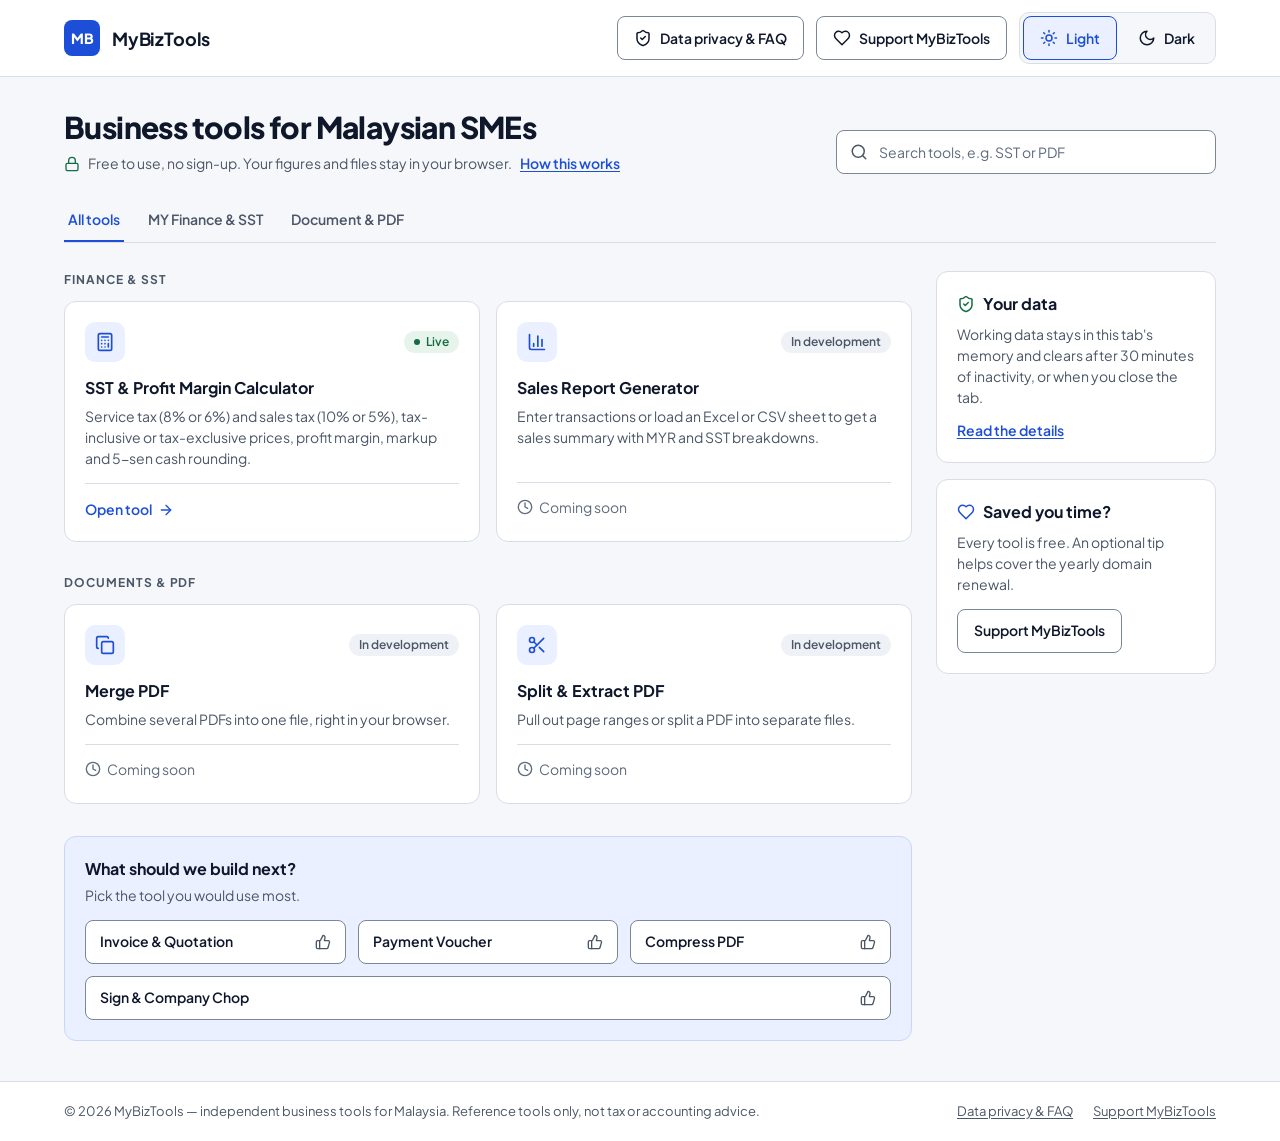
<file: index.html>
<!DOCTYPE html>
<html lang="en">
<head>
  <meta charset="UTF-8" />
  <meta name="viewport" content="width=device-width, initial-scale=1" />
  <title>MyBizTools | Free Malaysian Business Tools</title>
  <meta name="description" content="Free Malaysia-focused business tools: SST and profit margin calculator with 5-sen cash rounding. More SME and PDF tools in development. Everything runs in your browser." />
  <meta name="theme-color" content="#FFFFFF" media="(prefers-color-scheme: light)" />
  <meta name="theme-color" content="#151B23" media="(prefers-color-scheme: dark)" />
  <link rel="canonical" href="https://mybiztools.chrisquek.my/" />
  <meta property="og:type" content="website" />
  <meta property="og:url" content="https://mybiztools.chrisquek.my/" />
  <meta property="og:title" content="MyBizTools | Free Malaysian Business Tools" />
  <meta property="og:description" content="Free SST and profit margin calculator with 5-sen cash rounding. Runs in your browser." />
  <link rel="icon" href="data:image/svg+xml,%3Csvg xmlns='http://www.w3.org/2000/svg' viewBox='0 0 32 32'%3E%3Crect width='32' height='32' rx='7' fill='%231D4ED8'/%3E%3Ctext x='16' y='21.5' font-family='Arial' font-size='14' font-weight='800' fill='white' text-anchor='middle'%3EMB%3C/text%3E%3C/svg%3E" />
  <script src="theme-init.js"></script>
  <link rel="preload" href="plus-jakarta-sans-latin-400-normal.woff2" as="font" type="font/woff2" crossorigin />
  <link rel="preload" href="plus-jakarta-sans-latin-700-normal.woff2" as="font" type="font/woff2" crossorigin />
  <link rel="stylesheet" href="styles.css" />
</head>
<body>

  <a href="#main" class="skip-link">Skip to main content</a>

  <header class="site-header">
    <div class="wrap header-inner">
      <a href="./" data-action="go-home" class="brand" aria-label="MyBizTools home">
        <span class="brand-mark" aria-hidden="true">MB</span>
        <span class="brand-name">MyBizTools</span>
      </a>
      <div class="header-actions">
        <button type="button" class="btn" data-action="open-modal" data-modal="securityModal" aria-label="Data privacy and FAQ">
          <i data-icon="shield-check"></i><span class="btn-label">Data privacy &amp; FAQ</span>
        </button>
        <button type="button" class="btn" data-action="open-modal" data-modal="kopiModal" aria-label="Support MyBizTools">
          <i data-icon="heart"></i><span class="btn-label">Support MyBizTools</span>
        </button>
        <div class="theme-toggle" role="group" aria-label="Colour theme">
          <button type="button" data-action="set-theme" data-theme-value="light" aria-pressed="true" aria-label="Light theme">
            <i data-icon="sun"></i><span class="btn-label">Light</span>
          </button>
          <button type="button" data-action="set-theme" data-theme-value="dark" aria-pressed="false" aria-label="Dark theme">
            <i data-icon="moon"></i><span class="btn-label">Dark</span>
          </button>
        </div>
      </div>
    </div>
  </header>

  <main id="main">
    <noscript>
      <div class="wrap"><p class="panel panel-text">These tools need JavaScript to run in your browser. Please turn on JavaScript and reload the page.</p></div>
    </noscript>

    <!-- ===================== HOME VIEW ===================== -->
    <div id="homeView">
      <div class="wrap intro">
        <div class="intro-row">
          <div class="intro-text">
            <h1 class="page-title">Business tools for Malaysian SMEs</h1>
            <p class="lede">
              <i data-icon="lock" data-size="16"></i>
              <span>Free to use, no sign-up. Your figures and files stay in your browser.</span>
              <button type="button" class="link-btn" data-action="open-modal" data-modal="securityModal">How this works</button>
            </p>
          </div>
          <div class="search">
            <label for="toolSearch" class="sr-only">Search tools</label>
            <i data-icon="search"></i>
            <input id="toolSearch" type="search" autocomplete="off" placeholder="Search tools, e.g. SST or PDF" />
          </div>
        </div>

        <div class="tabs" role="group" aria-label="Filter by category">
          <button type="button" class="tab" data-action="set-category" data-cat="all" aria-pressed="true">All tools</button>
          <button type="button" class="tab" data-action="set-category" data-cat="finance" aria-pressed="false">MY Finance &amp; SST</button>
          <button type="button" class="tab" data-action="set-category" data-cat="pdf" aria-pressed="false">Document &amp; PDF</button>
        </div>
      </div>

      <!-- AD SLOT (leaderboard): add the AdSense snippet here only AFTER approval,
           and only after the Content-Security-Policy in _headers is updated. -->

      <div class="wrap layout">
        <div class="main-col">

          <p id="noResults" class="panel empty-note" hidden>No tools match your search. Try a different word, or choose "All tools".</p>

          <section class="suite-section" data-suite="finance" aria-labelledby="suiteA">
            <h2 id="suiteA" class="section-label">Finance &amp; SST</h2>
            <div class="card-grid">
              <article class="card tool-card" data-cat="finance"
                data-name="sst tax profit margin calculator malaysia service tax sales tax 5 sen rounding markup">
                <div class="card-top">
                  <span class="icon-tile" aria-hidden="true"><i data-icon="calculator" data-size="20"></i></span>
                  <span class="chip chip-live"><span class="chip-dot" aria-hidden="true"></span>Live</span>
                </div>
                <div>
                  <h3>SST &amp; Profit Margin Calculator</h3>
                  <p>Service tax (8% or 6%) and sales tax (10% or 5%), tax-inclusive or tax-exclusive prices, profit margin, markup and 5-sen cash rounding.</p>
                </div>
                <div class="card-foot">
                  <a href="#sst-calculator" class="link-strong">Open tool <i data-icon="arrow-right" data-size="16"></i></a>
                </div>
              </article>

              <article class="card tool-card" data-cat="finance"
                data-name="sales report generator excel csv sst myr summary">
                <div class="card-top">
                  <span class="icon-tile" aria-hidden="true"><i data-icon="chart" data-size="20"></i></span>
                  <span class="chip">In development</span>
                </div>
                <div>
                  <h3>Sales Report Generator</h3>
                  <p>Enter transactions or load an Excel or CSV sheet to get a sales summary with MYR and SST breakdowns.</p>
                </div>
                <div class="card-foot"><span class="soon"><i data-icon="clock" data-size="16"></i> Coming soon</span></div>
              </article>
            </div>
          </section>

          <section class="suite-section" data-suite="pdf" aria-labelledby="suiteB">
            <h2 id="suiteB" class="section-label">Documents &amp; PDF</h2>
            <div class="card-grid">
              <article class="card tool-card" data-cat="pdf" data-name="merge pdf combine join documents">
                <div class="card-top">
                  <span class="icon-tile" aria-hidden="true"><i data-icon="files" data-size="20"></i></span>
                  <span class="chip">In development</span>
                </div>
                <div>
                  <h3>Merge PDF</h3>
                  <p>Combine several PDFs into one file, right in your browser.</p>
                </div>
                <div class="card-foot"><span class="soon"><i data-icon="clock" data-size="16"></i> Coming soon</span></div>
              </article>

              <article class="card tool-card" data-cat="pdf" data-name="split extract pdf pages separate">
                <div class="card-top">
                  <span class="icon-tile" aria-hidden="true"><i data-icon="scissors" data-size="20"></i></span>
                  <span class="chip">In development</span>
                </div>
                <div>
                  <h3>Split &amp; Extract PDF</h3>
                  <p>Pull out page ranges or split a PDF into separate files.</p>
                </div>
                <div class="card-foot"><span class="soon"><i data-icon="clock" data-size="16"></i> Coming soon</span></div>
              </article>
            </div>
          </section>

          <section class="panel panel-tint" aria-labelledby="voteTitle">
            <h2 id="voteTitle" class="panel-title">What should we build next?</h2>
            <p class="vote-sub">Pick the tool you would use most.</p>
            <div class="vote-grid">
              <button type="button" class="vote-btn" data-action="vote" data-tool-name="Invoice &amp; Quotation"><span>Invoice &amp; Quotation</span><i data-icon="thumbs-up" data-size="16"></i></button>
              <button type="button" class="vote-btn" data-action="vote" data-tool-name="Payment Voucher"><span>Payment Voucher</span><i data-icon="thumbs-up" data-size="16"></i></button>
              <button type="button" class="vote-btn" data-action="vote" data-tool-name="Compress PDF"><span>Compress PDF</span><i data-icon="thumbs-up" data-size="16"></i></button>
              <button type="button" class="vote-btn" data-action="vote" data-tool-name="Sign &amp; Company Chop"><span>Sign &amp; Company Chop</span><i data-icon="thumbs-up" data-size="16"></i></button>
            </div>
            <p id="voteFeedback" class="vote-status" role="status" aria-live="polite"></p>
          </section>
        </div>

        <aside class="aside" aria-label="Support and information">
          <!-- AD SLOT (rectangle 300x250): add the AdSense snippet here only AFTER approval. -->
          <div class="panel">
            <h2 class="panel-title"><i data-icon="shield-check" class="icon-ok"></i>Your data</h2>
            <p class="panel-text">Working data stays in this tab's memory and clears after 30 minutes of inactivity, or when you close the tab.</p>
            <button type="button" class="link-btn" data-action="open-modal" data-modal="securityModal">Read the details</button>
          </div>
          <div class="panel">
            <h2 class="panel-title"><i data-icon="heart" class="icon-accent"></i>Saved you time?</h2>
            <p class="panel-text">Every tool is free. An optional tip helps cover the yearly domain renewal.</p>
            <button type="button" class="btn" data-action="open-modal" data-modal="kopiModal">Support MyBizTools</button>
          </div>
        </aside>
      </div>
    </div>

    <!-- ===================== TOOL VIEW ===================== -->
    <div id="toolView" hidden>
      <div class="wrap tool-head">
        <nav class="crumbs" aria-label="Breadcrumb">
          <a href="./" data-action="go-home" class="link-strong"><i data-icon="arrow-left" data-size="16"></i> All tools</a>
          <span class="sep" aria-hidden="true">/</span>
          <span class="here" id="crumbHere">Tool</span>
        </nav>
        <h1 id="activeToolTitle" class="page-title" tabindex="-1">Tool</h1>
        <p id="activeToolDesc" class="tool-desc"></p>
      </div>

      <div id="toolModuleContainer"></div>

      <div class="wrap">
        <p class="tool-note">Reference tool only, not tax or accounting advice. Confirm rates with the Royal Malaysian Customs Department (MySST).
          <button type="button" class="link-btn" data-action="open-modal" data-modal="securityModal">Data privacy and clearing memory</button></p>
      </div>
    </div>
  </main>

  <footer class="site-footer">
    <div class="wrap footer-inner">
      <span>&copy; 2026 MyBizTools — independent business tools for Malaysia. Reference tools only, not tax or accounting advice.</span>
      <span class="footer-links">
        <button type="button" class="link-btn" data-action="open-modal" data-modal="securityModal">Data privacy &amp; FAQ</button>
        <button type="button" class="link-btn" data-action="open-modal" data-modal="kopiModal">Support MyBizTools</button>
      </span>
    </div>
  </footer>

  <!-- ===================== MODAL: PRIVACY & FAQ ===================== -->
  <div id="securityModal" class="modal" role="dialog" aria-modal="true" aria-labelledby="securityTitle" data-modal-root hidden>
    <div class="modal-box">
      <div class="modal-head">
        <h2 id="securityTitle"><i data-icon="shield-check"></i>Data privacy &amp; FAQ</h2>
        <button type="button" class="icon-btn" data-action="close-modal" aria-label="Close"><i data-icon="x" data-size="20"></i></button>
      </div>
      <div class="modal-body">
        <div>
          <h3>Where do my figures and files go?</h3>
          <p>Our tools process them inside your browser. They are not uploaded to our servers, and we do not keep copies.</p>
        </div>
        <div>
          <h3>How long is working data kept?</h3>
          <p>Only in this tab's memory, so you can adjust settings without retyping. It clears when you press "Clear memory", after 30 minutes of inactivity, or when you close or leave the tab.</p>
        </div>
        <div>
          <h3>Does the site save anything on my device?</h3>
          <p>Only your Light or Dark choice, if you pick one, so the page looks the same next time. No figures, files or personal details are saved.</p>
        </div>
        <div>
          <h3>Can I check this myself?</h3>
          <p>Yes. Open your browser's developer tools, go to the Network tab, use a tool, and confirm that no request carries your data. Ads, once enabled, are loaded by Google and will be covered by the Privacy Policy.</p>
        </div>
        <div class="log-box">
          <div class="log-head">
            <strong>Session activity log</strong>
            <span class="log-actions">
              <button type="button" class="link-btn" data-action="purge">Clear memory</button>
              <button type="button" class="link-btn" data-action="download-receipt">Download session receipt (.txt)</button>
            </span>
          </div>
          <pre id="sessionAuditLog" class="log" aria-live="polite"></pre>
          <p class="log-note">The receipt is generated by this page from its own log. It is a convenience record, not an independent audit.</p>
        </div>
      </div>
      <div class="modal-foot">
        <button type="button" class="btn" data-action="close-modal">Close</button>
      </div>
    </div>
  </div>

  <!-- ===================== MODAL: SUPPORT (TIP JAR) ===================== -->
  <div id="kopiModal" class="modal" role="dialog" aria-modal="true" aria-labelledby="kopiTitle" data-modal-root hidden>
    <div class="modal-box narrow">
      <div class="modal-head">
        <h2 id="kopiTitle"><i data-icon="heart"></i>Support MyBizTools</h2>
        <button type="button" class="icon-btn" data-action="close-modal" aria-label="Close"><i data-icon="x" data-size="20"></i></button>
      </div>
      <div class="modal-body">
        <p>MyBizTools is built and maintained independently in Malaysia, and every tool is free. If a tool saved you time, an optional tip helps cover the yearly domain renewal. Tips are a thank-you for tools you have already used, not a purchase.</p>
        <div class="tip-grid" role="group" aria-label="Tip amount">
          <button type="button" class="tip-option" id="kopi-10" data-action="kopi-amount" data-amount="10" aria-pressed="true"><span class="tip-amount">RM 10</span></button>
          <button type="button" class="tip-option" id="kopi-20" data-action="kopi-amount" data-amount="20" aria-pressed="false"><span class="tip-amount">RM 20</span></button>
          <button type="button" class="tip-option" id="kopi-50" data-action="kopi-amount" data-amount="50" aria-pressed="false"><span class="tip-amount">RM 50</span></button>
        </div>
        <button type="button" id="kopiSubmitBtn" class="btn btn-primary" data-action="kopi-checkout">Continue to secure checkout</button>
        <p id="kopiNote" class="tip-note" role="status"></p>
        <p class="tip-small">Optional. Payment handled by Stripe.</p>
      </div>
    </div>
  </div>

  <!-- ===================== TOOL TEMPLATE: SST CALCULATOR ===================== -->
  <template id="tpl-sst-calculator">
    <div class="wrap tool-layout">
      <section class="form-card" aria-label="Inputs">
        <div>
          <label for="sst-rate" class="field-label">Tax type and rate</label>
          <select id="sst-rate" class="select">
            <option value="800">Service tax 8% (most taxable services)</option>
            <option value="600">Service tax 6% (F&amp;B, telecoms, parking, logistics)</option>
            <option value="1000">Sales tax 10% (most taxable goods)</option>
            <option value="500">Sales tax 5% (selected goods)</option>
            <option value="0">No SST (not registered or exempt)</option>
          </select>
          <p class="hint">Rates as at October 2026. Which rate applies depends on your goods or service category.</p>
        </div>

        <fieldset class="plain">
          <legend>The price you enter is</legend>
          <div class="radio-row">
            <label><input type="radio" name="sst-mode" value="excl" checked /> Before tax</label>
            <label><input type="radio" name="sst-mode" value="incl" /> Including tax</label>
          </div>
        </fieldset>

        <div>
          <label for="sst-amount" class="field-label">Price (RM)</label>
          <input id="sst-amount" class="input" type="text" inputmode="decimal" autocomplete="off" placeholder="e.g. 1,250.00" />
        </div>

        <div>
          <label for="sst-cost" class="field-label">Your cost (RM) <span class="opt">— optional, for margin</span></label>
          <input id="sst-cost" class="input" type="text" inputmode="decimal" autocomplete="off" placeholder="e.g. 800.00" />
        </div>

        <label class="check">
          <input id="sst-round" type="checkbox" />
          <span>Cash payment: round the total to the nearest 5 sen
            <span class="hint">Applies to the final total only, and only to cash payments.</span></span>
        </label>

        <p id="sst-error" class="error" role="alert" hidden></p>
      </section>

      <section class="result-col" aria-label="Result">
        <div class="result-card">
          <h2 class="section-label">Tax result</h2>
          <dl class="rows">
            <div class="row"><dt>Price before tax</dt><dd id="out-net">—</dd></div>
            <div class="row"><dt>Tax (<span id="out-rate">8%</span>)</dt><dd id="out-tax">—</dd></div>
            <div class="row rule"><dt>Total including tax</dt><dd id="out-gross">—</dd></div>
            <div class="row" id="row-rounding" hidden><dt>5-sen rounding</dt><dd id="out-adj">—</dd></div>
            <div class="row rule payable" id="row-payable" hidden><dt>Cash amount payable</dt><dd id="out-payable">—</dd></div>
          </dl>
        </div>
        <div class="result-card" id="margin-block" hidden>
          <h2 class="section-label">Profit, before tax</h2>
          <dl class="rows">
            <div class="row"><dt>Gross profit</dt><dd id="out-profit">—</dd></div>
            <div class="row"><dt>Margin (of selling price)</dt><dd id="out-margin">—</dd></div>
            <div class="row"><dt>Markup (on cost)</dt><dd id="out-markup">—</dd></div>
          </dl>
        </div>
      </section>
    </div>
  </template>

  <script src="icons.js"></script>
  <script src="app.js"></script>
</body>
</html>
</file>
<file: styles.css>
/* MyBizTools: styles.css ("Quiet Ledger" theme)
 * Plain CSS, no build step. Colours are tokens on :root.
 * Light is the default; dark follows the device setting unless a choice
 * is saved (html[data-theme="light"|"dark"], set by theme-init.js). */

/* ---------- Fonts (self-hosted) ---------- */
@font-face { font-family: 'Plus Jakarta Sans'; font-style: normal; font-weight: 400; font-display: swap; src: url(plus-jakarta-sans-latin-400-normal.woff2) format('woff2'); }
@font-face { font-family: 'Plus Jakarta Sans'; font-style: normal; font-weight: 500; font-display: swap; src: url(plus-jakarta-sans-latin-500-normal.woff2) format('woff2'); }
@font-face { font-family: 'Plus Jakarta Sans'; font-style: normal; font-weight: 600; font-display: swap; src: url(plus-jakarta-sans-latin-600-normal.woff2) format('woff2'); }
@font-face { font-family: 'Plus Jakarta Sans'; font-style: normal; font-weight: 700; font-display: swap; src: url(plus-jakarta-sans-latin-700-normal.woff2) format('woff2'); }
@font-face { font-family: 'Plus Jakarta Sans'; font-style: normal; font-weight: 800; font-display: swap; src: url(plus-jakarta-sans-latin-800-normal.woff2) format('woff2'); }

/* ---------- Tokens ---------- */
:root {
  color-scheme: light;
  --bg: #F5F7FA;
  --surface: #FFFFFF;
  --border: #D9DEE6;
  --text: #0F172A;
  --muted: #4B5666;
  --faint: #5F6B7B;
  --accent: #1D4ED8;
  --accent-subtle: #EAF0FF;
  --on-accent: #FFFFFF;
  --ok: #146C43;
  --ok-bg: #E6F4EC;
  --chip-bg: #EEF1F5;
  --tint-border: #C9D6F5;
  --input-border: #7B8696;
  --danger: #B42318;
  --overlay: rgba(15, 23, 42, 0.55);
}
@media (prefers-color-scheme: dark) {
  :root:not([data-theme="light"]) {
    color-scheme: dark;
    --bg: #0D1117;
    --surface: #151B23;
    --border: #2A3441;
    --text: #E6EAF0;
    --muted: #A3AEBD;
    --faint: #8D99A9;
    --accent: #7AA7FF;
    --accent-subtle: #1B2A44;
    --on-accent: #0D1117;
    --ok: #4ADE80;
    --ok-bg: #12301F;
    --chip-bg: #1E2733;
    --tint-border: #2C4166;
    --input-border: #6B7788;
    --danger: #F97066;
    --overlay: rgba(0, 0, 0, 0.65);
  }
}
:root[data-theme="dark"] {
  color-scheme: dark;
  --bg: #0D1117;
  --surface: #151B23;
  --border: #2A3441;
  --text: #E6EAF0;
  --muted: #A3AEBD;
  --faint: #8D99A9;
  --accent: #7AA7FF;
  --accent-subtle: #1B2A44;
  --on-accent: #0D1117;
  --ok: #4ADE80;
  --ok-bg: #12301F;
  --chip-bg: #1E2733;
  --tint-border: #2C4166;
  --input-border: #6B7788;
  --danger: #F97066;
  --overlay: rgba(0, 0, 0, 0.65);
}

/* ---------- Base ---------- */
*, *::before, *::after { box-sizing: border-box; }
[hidden] { display: none !important; }
html { -webkit-text-size-adjust: 100%; }
body {
  margin: 0;
  min-height: 100vh;
  display: flex;
  flex-direction: column;
  background: var(--bg);
  color: var(--text);
  font-family: 'Plus Jakarta Sans', system-ui, -apple-system, 'Segoe UI', Roboto, sans-serif;
  font-size: 15px;
  line-height: 1.5;
}
body.no-scroll { overflow: hidden; }
h1, h2, h3, p, dl, dd { margin: 0; }
a { color: var(--accent); }
button, input, select { font: inherit; color: inherit; }
button { cursor: pointer; }
.icon { flex-shrink: 0; }
:focus-visible { outline: 2px solid var(--accent); outline-offset: 2px; border-radius: 4px; }
.num { font-variant-numeric: tabular-nums; }

.sr-only {
  position: absolute; width: 1px; height: 1px; padding: 0; margin: -1px;
  overflow: hidden; clip: rect(0 0 0 0); white-space: nowrap; border: 0;
}
.skip-link {
  position: absolute; left: 12px; top: -100px; z-index: 100;
  background: var(--surface); color: var(--text);
  border: 1px solid var(--border); border-radius: 8px; padding: 8px 12px;
}
.skip-link:focus { top: 12px; }

.wrap { max-width: 1200px; margin: 0 auto; padding-left: 24px; padding-right: 24px; }

/* ---------- Buttons ---------- */
.btn {
  display: inline-flex; align-items: center; justify-content: center; gap: 8px;
  min-height: 44px; padding: 0 16px;
  border: 1px solid var(--input-border); border-radius: 8px;
  background: transparent; color: var(--text);
  font-weight: 600; font-size: 14px; text-decoration: none;
}
.btn:hover { background: var(--accent-subtle); }
.btn-primary {
  width: 100%;
  border-color: var(--accent); background: var(--accent); color: var(--on-accent);
}
.btn-primary:hover { filter: brightness(1.08); background: var(--accent); }
.btn-primary:disabled {
  cursor: not-allowed; filter: none;
  background: var(--chip-bg); border-color: var(--border); color: var(--muted);
}
.link-btn {
  padding: 0; border: 0; background: none;
  color: var(--accent); font-weight: 600; font-size: inherit;
  text-decoration: underline; text-underline-offset: 2px;
}
.link-strong {
  display: inline-flex; align-items: center; gap: 6px;
  color: var(--accent); font-weight: 600; font-size: 14px; text-decoration: none;
}
.link-strong:hover { text-decoration: underline; text-underline-offset: 3px; }

/* ---------- Header ---------- */
.site-header { background: var(--surface); border-bottom: 1px solid var(--border); }
.header-inner {
  display: flex; flex-wrap: wrap; align-items: center; justify-content: space-between;
  gap: 12px; padding-top: 12px; padding-bottom: 12px;
}
.brand { display: flex; align-items: center; gap: 12px; color: var(--text); text-decoration: none; }
.brand-mark {
  width: 36px; height: 36px; border-radius: 8px;
  display: flex; align-items: center; justify-content: center;
  background: var(--accent); color: var(--on-accent);
  font-weight: 800; font-size: 14px;
}
.brand-name { font-weight: 700; font-size: 18px; letter-spacing: -0.01em; }
.header-actions { display: flex; flex-wrap: wrap; align-items: center; gap: 12px; }

.theme-toggle {
  display: inline-flex; gap: 4px; padding: 3px;
  border: 1px solid var(--border); border-radius: 10px; background: var(--bg);
}
.theme-toggle button {
  display: inline-flex; align-items: center; justify-content: center; gap: 8px;
  min-height: 44px; padding: 0 16px;
  border: 1px solid transparent; border-radius: 8px;
  background: transparent; color: var(--text);
  font-weight: 600; font-size: 14px;
}
.theme-toggle button[aria-pressed="true"] {
  border-color: var(--accent); background: var(--accent-subtle); color: var(--accent);
}

/* ---------- Home intro ---------- */
.intro { padding-top: 32px; }
.intro-row { display: flex; flex-wrap: wrap; align-items: flex-end; justify-content: space-between; gap: 20px; }
.intro-text { flex: 1 1 420px; min-width: 0; }
.page-title { font-size: 30px; line-height: 1.2; font-weight: 800; letter-spacing: -0.02em; }
.lede { margin-top: 8px; color: var(--muted); font-size: 14px; }
.lede .icon { color: var(--ok); vertical-align: -3px; margin-right: 6px; }
.lede .link-btn { margin-left: 6px; }
.search { flex: 1 1 300px; max-width: 380px; position: relative; }
.search .icon { position: absolute; left: 14px; top: 13px; color: var(--muted); pointer-events: none; }
.search input {
  width: 100%; height: 44px; padding: 0 14px 0 42px;
  border: 1px solid var(--input-border); border-radius: 8px;
  background: var(--surface); color: var(--text); font-size: 14px;
}
.search input::placeholder { color: var(--faint); }

.tabs { margin-top: 24px; border-bottom: 1px solid var(--border); display: flex; overflow-x: auto; scrollbar-width: none; }
.tabs::-webkit-scrollbar { display: none; }
.tab {
  min-height: 44px; padding: 0 4px; margin-right: 20px; flex-shrink: 0; white-space: nowrap;
  border: 0; border-bottom: 2px solid transparent;
  background: transparent; color: var(--muted);
  font-weight: 600; font-size: 14px;
}
.tab:hover { color: var(--text); }
.tab[aria-pressed="true"] { border-bottom-color: var(--accent); color: var(--accent); }

/* ---------- Home layout ---------- */
.layout { display: flex; flex-wrap: wrap; align-items: flex-start; gap: 24px; padding-top: 28px; }
.main-col { flex: 999 1 560px; min-width: 0; display: flex; flex-direction: column; gap: 32px; }
.aside { flex: 1 1 280px; max-width: 340px; display: flex; flex-direction: column; gap: 16px; }

.section-label {
  margin-bottom: 12px;
  font-size: 12px; font-weight: 700; letter-spacing: 0.08em; text-transform: uppercase;
  color: var(--muted);
}
.empty-note { color: var(--muted); font-size: 14px; }

.card-grid { display: flex; flex-wrap: wrap; gap: 16px; }
.card {
  flex: 1 1 320px; min-width: 0;
  background: var(--surface); border: 1px solid var(--border); border-radius: 12px;
  padding: 20px; display: flex; flex-direction: column; gap: 14px;
}
.card-top { display: flex; align-items: center; justify-content: space-between; gap: 12px; }
.icon-tile {
  width: 40px; height: 40px; border-radius: 10px;
  display: flex; align-items: center; justify-content: center;
  background: var(--accent-subtle); color: var(--accent);
}
.chip {
  display: inline-flex; align-items: center; gap: 6px;
  padding: 2px 10px; border-radius: 999px;
  background: var(--chip-bg); color: var(--muted);
  font-size: 12px; font-weight: 600;
}
.chip-live { background: var(--ok-bg); color: var(--ok); }
.chip-dot { width: 6px; height: 6px; border-radius: 50%; background: currentColor; }
.card h3 { font-size: 16px; font-weight: 700; }
.card p { margin-top: 6px; font-size: 14px; color: var(--muted); }
.card-foot { margin-top: auto; padding-top: 14px; border-top: 1px solid var(--border); }
.soon { display: inline-flex; align-items: center; gap: 6px; color: var(--faint); font-size: 14px; }

.panel { background: var(--surface); border: 1px solid var(--border); border-radius: 12px; padding: 20px; }
.panel-tint { background: var(--accent-subtle); border-color: var(--tint-border); }
.panel-tint .vote-btn { background: var(--surface); }
.panel-tint .vote-btn:hover { background: var(--bg); }
.panel-title { display: flex; align-items: center; gap: 8px; font-size: 16px; font-weight: 700; }
.panel-title .icon-ok { color: var(--ok); }
.panel-title .icon-accent { color: var(--accent); }
.panel-text { margin-top: 8px; font-size: 14px; color: var(--muted); }
.panel .link-btn { display: inline-block; margin-top: 12px; font-size: 14px; }
.panel .btn { margin-top: 14px; }

.vote-sub { margin: 4px 0 14px; font-size: 14px; color: var(--muted); }
.vote-grid { display: flex; flex-wrap: wrap; gap: 12px; }
.vote-btn {
  flex: 1 1 200px;
  display: flex; align-items: center; justify-content: space-between; gap: 12px;
  min-height: 44px; padding: 8px 14px;
  border: 1px solid var(--input-border); border-radius: 8px;
  background: transparent; color: var(--text);
  font-size: 14px; font-weight: 600; text-align: left;
}
.vote-btn .icon { color: var(--muted); }
.vote-btn:hover { background: var(--accent-subtle); }
.vote-status { margin-top: 12px; font-size: 14px; color: var(--muted); }
.vote-status:empty { display: none; }

/* ---------- Tool view ---------- */
.tool-head { padding-top: 28px; }
.crumbs { display: flex; align-items: center; flex-wrap: wrap; gap: 8px; font-size: 14px; }
.crumbs .sep { color: var(--faint); }
.crumbs .here { color: var(--muted); }
.tool-head .page-title { margin-top: 16px; }
.tool-desc { margin-top: 8px; max-width: 680px; font-size: 14px; color: var(--muted); }
.tool-note { margin-top: 24px; font-size: 13px; color: var(--muted); }

.tool-layout { display: flex; flex-wrap: wrap; align-items: flex-start; gap: 24px; padding-top: 24px; }
.form-card {
  flex: 1 1 380px; min-width: 0;
  background: var(--surface); border: 1px solid var(--border); border-radius: 12px;
  padding: 24px; display: flex; flex-direction: column; gap: 20px;
}
.result-col { flex: 1 1 380px; min-width: 0; display: flex; flex-direction: column; gap: 16px; }
.result-card { background: var(--surface); border: 1px solid var(--border); border-radius: 12px; padding: 24px; }
.result-card .section-label { margin-bottom: 8px; }

.field-label { display: block; margin-bottom: 6px; font-size: 13px; font-weight: 600; }
.field-label .opt { font-weight: 400; color: var(--muted); }
.input, .select {
  width: 100%; height: 44px; padding: 0 14px;
  border: 1px solid var(--input-border); border-radius: 8px;
  background: var(--surface); color: var(--text); font-size: 15px;
}
.select { padding: 0 12px; }
.input { font-variant-numeric: tabular-nums; }
.input::placeholder { color: var(--faint); }
.hint { margin-top: 6px; font-size: 12px; color: var(--faint); }
fieldset.plain { margin: 0; padding: 0; border: 0; min-width: 0; }
fieldset.plain legend { padding: 0; margin-bottom: 8px; font-size: 13px; font-weight: 600; }
.radio-row { display: flex; flex-wrap: wrap; gap: 20px; font-size: 15px; }
.radio-row label { display: inline-flex; align-items: center; gap: 8px; min-height: 44px; cursor: pointer; }
.radio-row input, .check input { width: 18px; height: 18px; accent-color: var(--accent); }
.check { display: flex; align-items: flex-start; gap: 10px; min-height: 44px; font-size: 15px; cursor: pointer; }
.check input { margin-top: 4px; flex-shrink: 0; }
.check .hint { display: block; margin-top: 2px; }
.error { color: var(--danger); font-size: 14px; font-weight: 600; }

.rows { font-size: 15px; }
.row { display: flex; justify-content: space-between; gap: 16px; padding: 10px 0; }
.row dt { color: var(--muted); }
.row dd { font-variant-numeric: tabular-nums; font-weight: 600; text-align: right; }
.row.rule { border-top: 1px solid var(--border); }
.row.payable dt { color: var(--text); font-weight: 600; }
.row.payable dd { font-weight: 700; font-size: 18px; color: var(--accent); }

/* ---------- Footer ---------- */
.site-footer { margin-top: 40px; background: var(--surface); border-top: 1px solid var(--border); }
.footer-inner {
  display: flex; flex-wrap: wrap; justify-content: space-between; gap: 12px;
  padding-top: 20px; padding-bottom: 20px; font-size: 13px; color: var(--muted);
}
.footer-links { display: flex; gap: 20px; }
.footer-links .link-btn { color: var(--muted); font-weight: 400; }

main { flex: 1; width: 100%; }

/* ---------- Modals ---------- */
.modal {
  position: fixed; inset: 0; z-index: 50;
  display: flex; align-items: center; justify-content: center;
  padding: 16px; background: var(--overlay);
}
.modal-box {
  width: 100%; max-width: 520px; max-height: 90vh; overflow-y: auto;
  background: var(--surface); color: var(--text);
  border: 1px solid var(--border); border-radius: 12px; padding: 24px;
}
.modal-box.narrow { max-width: 440px; }
.modal-head {
  display: flex; align-items: center; justify-content: space-between; gap: 12px;
  padding-bottom: 12px; border-bottom: 1px solid var(--border);
}
.modal-head h2 { display: flex; align-items: center; gap: 8px; font-size: 17px; font-weight: 700; }
.modal-head h2 .icon { color: var(--accent); }
.icon-btn {
  width: 44px; height: 44px; margin-right: -10px;
  display: inline-flex; align-items: center; justify-content: center;
  border: 0; border-radius: 8px; background: transparent; color: var(--muted);
}
.icon-btn:hover { background: var(--accent-subtle); color: var(--text); }
.modal-body { padding-top: 16px; display: flex; flex-direction: column; gap: 16px; font-size: 14px; color: var(--muted); }
.modal-body h3 { font-size: 15px; font-weight: 700; color: var(--text); }
.modal-body h3 + p { margin-top: 4px; }
.modal-foot { padding-top: 16px; display: flex; justify-content: flex-end; }

.log-box { border: 1px solid var(--border); border-radius: 8px; background: var(--bg); padding: 14px; }
.log-head { display: flex; flex-wrap: wrap; align-items: center; justify-content: space-between; gap: 8px 16px; margin-bottom: 10px; }
.log-head strong { color: var(--text); }
.log-actions { display: flex; flex-wrap: wrap; gap: 16px; }
.log {
  margin: 0; max-height: 140px; overflow: auto;
  padding: 10px; border-radius: 6px;
  background: var(--surface); border: 1px solid var(--border); color: var(--text);
  font-family: ui-monospace, SFMono-Regular, Menlo, Consolas, monospace; font-size: 12px; white-space: pre-wrap;
}
.log-note { margin-top: 8px; font-size: 12px; color: var(--faint); }

.tip-grid { display: grid; grid-template-columns: repeat(3, 1fr); gap: 10px; }
.tip-option {
  min-height: 52px; padding: 10px 6px;
  border: 1px solid var(--input-border); border-radius: 8px;
  background: transparent; color: var(--text); text-align: center;
}
.tip-option:hover { background: var(--accent-subtle); }
.tip-option[aria-pressed="true"] { border: 2px solid var(--accent); background: var(--accent-subtle); }
.tip-amount { display: block; font-size: 16px; font-weight: 800; font-variant-numeric: tabular-nums; }
.tip-label { display: block; font-size: 12px; color: var(--muted); }
.tip-note { text-align: center; font-size: 13px; }
.tip-small { text-align: center; font-size: 12px; color: var(--faint); margin-top: -8px; }

/* ---------- 404 ---------- */
.notfound { flex: 1; display: flex; align-items: center; justify-content: center; padding: 24px; }
.notfound .panel { max-width: 440px; width: 100%; padding: 32px; text-align: center; }
.notfound-code { font-size: 44px; font-weight: 800; color: var(--accent); font-variant-numeric: tabular-nums; }
.notfound h1 { margin-top: 8px; font-size: 22px; font-weight: 800; }
.notfound p { margin-top: 8px; font-size: 14px; color: var(--muted); }
.notfound .btn { margin-top: 20px; }

/* ---------- Small screens ---------- */
@media (max-width: 640px) {
  .wrap { padding-left: 16px; padding-right: 16px; }
  .btn-label {
    position: absolute; width: 1px; height: 1px; padding: 0; margin: -1px;
    overflow: hidden; clip: rect(0 0 0 0); white-space: nowrap; border: 0;
  }
  .header-actions .btn, .theme-toggle button { padding: 0; width: 44px; }
  .header-actions { gap: 8px; }
  .page-title { font-size: 25px; }
  .intro { padding-top: 24px; }
  .search { max-width: none; }
  .aside { max-width: none; }
  .form-card, .result-card { padding: 20px; }
}

@media (prefers-reduced-motion: reduce) {
  * { scroll-behavior: auto !important; transition: none !important; animation: none !important; }
}
</file>
